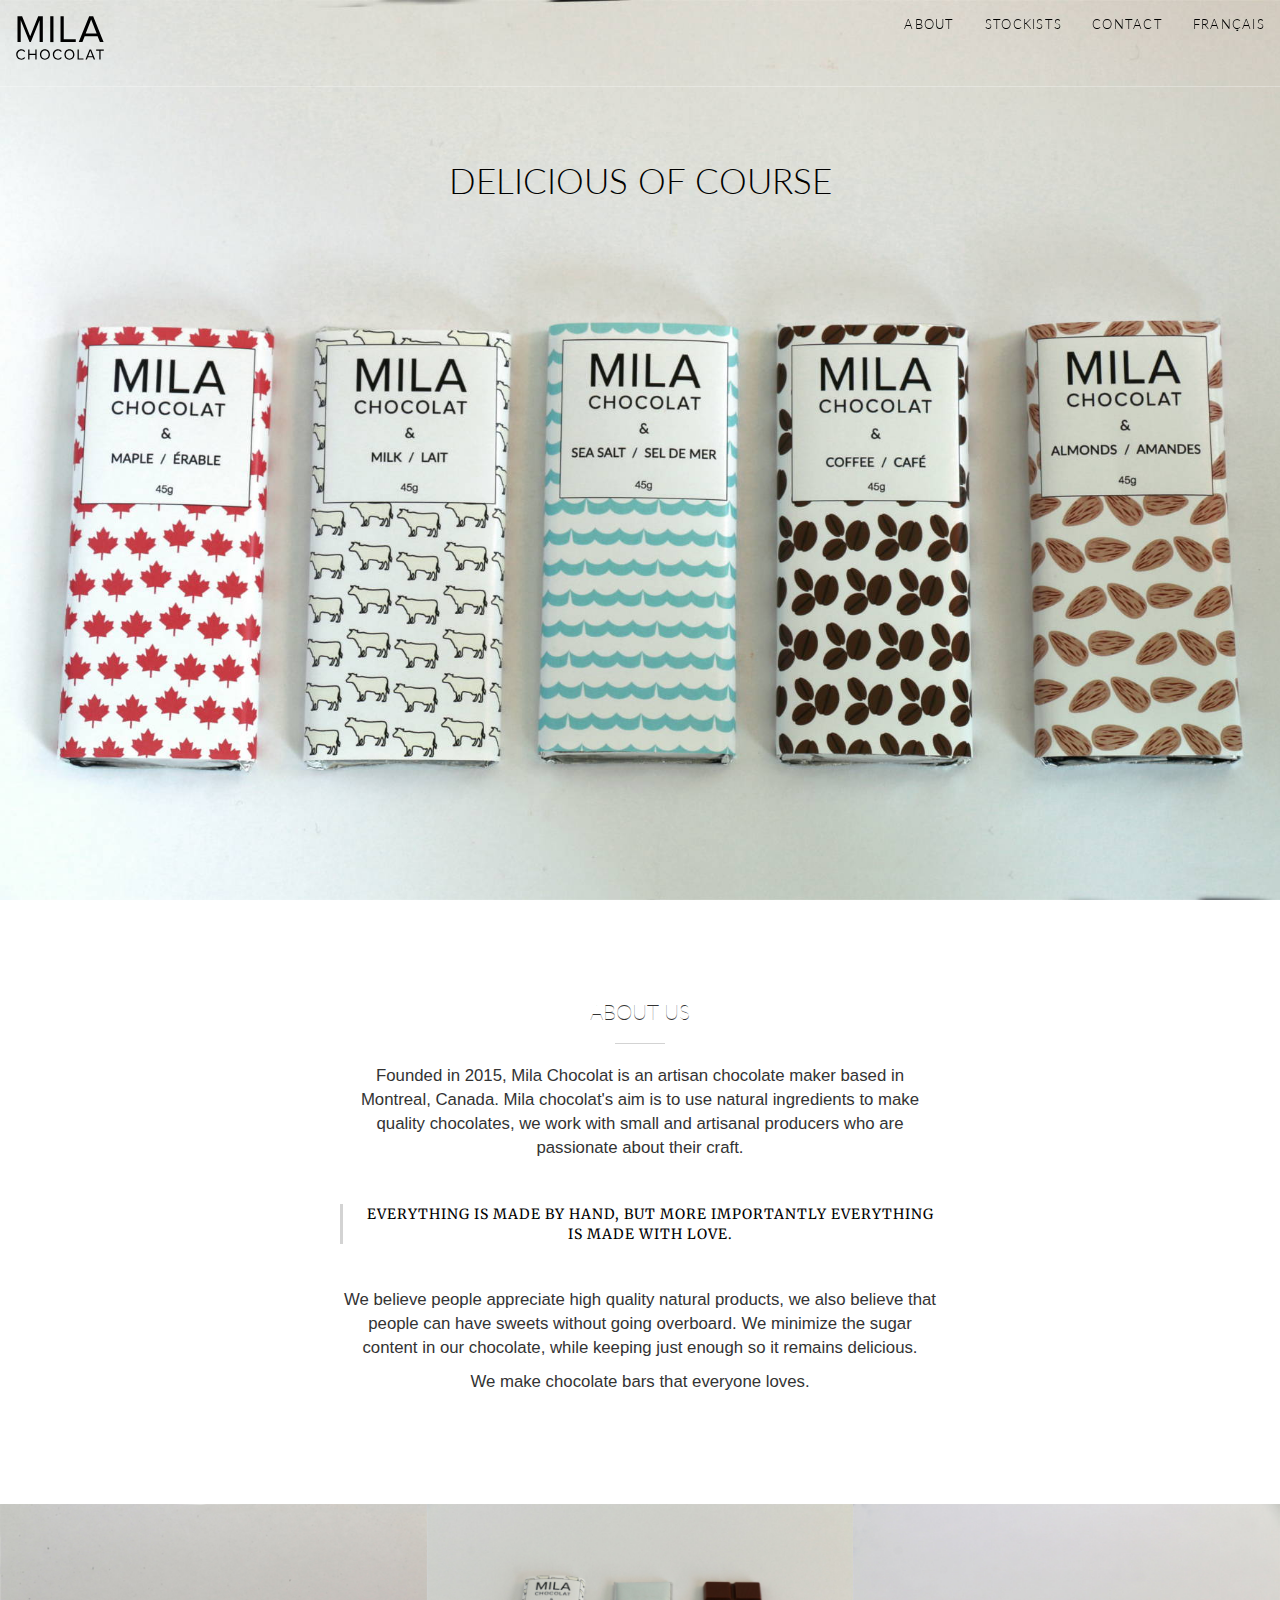
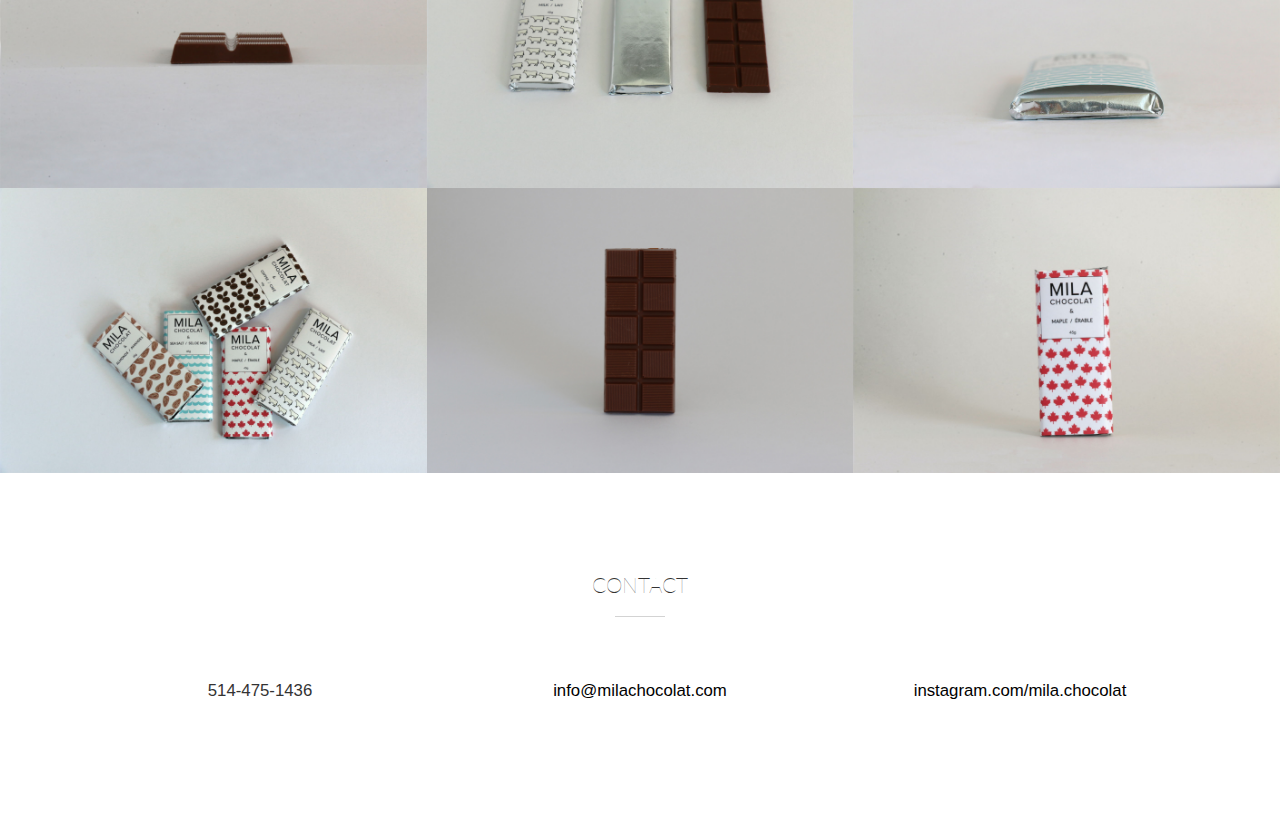
<file: index.html>
<!DOCTYPE html>
<html lang="en">

<head>

    <meta charset="utf-8">
    <meta http-equiv="X-UA-Compatible" content="IE=edge">
    <meta name="viewport" content="width=device-width, initial-scale=1">


<meta name="description" content="Mila Chocolat handmade Canadian chocolate bars. Made with love in Montreal.">
<meta rel="author" content="Mila Chocolat">
<meta name="publisher" content="Mila Chocolat">

    <link rel="icon"
      type="image/png"
      href="myicon.png">



    <title>Mila Chocolat</title>

    <!-- Bootstrap Core CSS -->
    <link rel="stylesheet" href="css/bootstrap.min.css" type="text/css">

    <!-- Custom Fonts -->
    <link href='http://fonts.googleapis.com/css?family=Open+Sans:300italic,400italic,600italic,700italic,800italic,400,300,600,700,800' rel='stylesheet' type='text/css'>
    <link href='http://fonts.googleapis.com/css?family=Merriweather:400,300,300italic,400italic,700,700italic,900,900italic' rel='stylesheet' type='text/css'>
    <link rel="stylesheet" href="font-awesome/css/font-awesome.min.css" type="text/css">

    <link href='http://fonts.googleapis.com/css?family=Lato:300,400|PT+Sans' rel='stylesheet' type='text/css'>


    <!-- Plugin CSS -->
    <link rel="stylesheet" href="css/animate.min.css" type="text/css">

    <!-- Custom CSS -->
    <link rel="stylesheet" href="css/creative.css" type="text/css">

    <!-- HTML5 Shim and Respond.js IE8 support of HTML5 elements and media queries -->
    <!-- WARNING: Respond.js doesn't work if you view the page via file:// -->
    <!--[if lt IE 9]>
        <script src="https://oss.maxcdn.com/libs/html5shiv/3.7.0/html5shiv.js"></script>
        <script src="https://oss.maxcdn.com/libs/respond.js/1.4.2/respond.min.js"></script>
    <![endif]-->

</head>

<body id="page-top">

    <nav id="mainNav" class="navbar navbar-default navbar-fixed-top">
        <div class="container-fluid">
            <!-- Brand and toggle get grouped for better mobile display -->
            <div class="navbar-header">
                                <a class="navbar-brand page-scroll" href="#page-top"><img src="MILA.svg" id="Logo-Mila" alt="Mila Chocolat's Logo"></a>

                <button type="button" class="navbar-toggle collapsed" data-toggle="collapse" data-target="#bs-example-navbar-collapse-1">
                    <span class="sr-only">Toggle navigation</span>
                    <span class="icon-bar"></span>
                    <span class="icon-bar"></span>
                    <span class="icon-bar"></span>
                </button>
            </div>

            <!-- Collect the nav links, forms, and other content for toggling -->
            <div class="collapse navbar-collapse" id="bs-example-navbar-collapse-1">
                <ul class="nav navbar-nav navbar-right">
                    <li>
                        <a class="page-scroll" href="#about">About</a>
                    </li>
                    <!--
                    <li>
                        <a class="page-scroll" href="./coming.html">SHOP</a>
                    </li>
                  -->

                    <li>
                        <a class="page-scroll" href="stockists.html">STOCKISTS</a>
                    </li>
                    <li>
                        <a class="page-scroll" href="#contact">Contact</a>
                    </li>
                                        <li>
                        <a class="page-scroll" href="index2.html">FRANÇAIS</a>
                    </li>
                </ul>
            </div>
            <!-- /.navbar-collapse -->
        </div>
        <!-- /.container-fluid -->
    </nav>

    <header>
        <div class="header-content">
            <div class="header-content-inner">
              <h1>DELICIOUS OF COURSE</h1>
            </div>
        </div>
    </header>

    <section id="about">
        <div class="container">
            <div class="row">
                <div class="col-lg-12 text-center">
                    <h2 class="section-heading">ABOUT US</h2>
                    <hr class="primary">
                </div>
            </div>
        </div>
        <div class="container">
            <div class="row">
                <div class=" text-center">
                    <div class="text-about">
  <div>
    <p> Founded in 2015, Mila Chocolat is an artisan chocolate maker based in Montreal, Canada. Mila chocolat's aim is to use natural ingredients to make quality chocolates, we work with small and artisanal producers who are passionate about their craft.</p>


 <p>
<br>
<div class="dropquote"> EVERYTHING IS MADE BY HAND, BUT MORE IMPORTANTLY EVERYTHING IS MADE WITH LOVE.
</div>
</div>
<br>
<div>
  <p>We believe people appreciate high quality natural products, we also believe that people can have sweets without going overboard. We minimize the sugar content in our chocolate, while keeping just enough so it remains delicious.
</p>
 <p>
We make chocolate bars that everyone loves.<p>
</div>
</div>
    </section>

    <section class="no-padding" id="portfolio">
        <div class="container-fluid">
            <div class="row no-gutter">
                <div class="col-lg-4 col-sm-6">
                        <img src="img/portfolio/1.jpg" class="img-responsive" alt="">

                </div>
                <div class="col-lg-4 col-sm-6">
                        <img src="img/portfolio/2.jpg" class="img-responsive" alt="">

                </div>
                <div class="col-lg-4 col-sm-6">
                        <img src="img/portfolio/3.jpg" class="img-responsive" alt="">

                </div>
                <div class="col-lg-4 col-sm-6">
                        <img src="img/portfolio/4.jpg" class="img-responsive" alt="">

                </div>
                <div class="col-lg-4 col-sm-6">
                        <img src="img/portfolio/5.jpg" class="img-responsive" alt="">

                </div>
                <div class="col-lg-4 col-sm-6">
                        <img src="img/portfolio/6.jpg" class="img-responsive" alt="">

                </div>
            </div>
        </div>
    </section>


    <section id="contact">
        <div class="container">
            <div class="row">
                    <div class="col-lg-12 text-center">
                        <h2 class="section-heading">CONTACT</h2>
                        <hr class="primary">
                </div>

                </div>
                <div class="col-lg-4  text-center">
                    <i class="fa fa-phone fa-3x wow bounceIn"></i>
                    <p>514-475-1436</p>
                </div>
                <div class="col-lg-4 text-center">
                    <i class="fa fa-envelope-o fa-3x wow bounceIn" data-wow-delay=".1s"></i>
                    <p><a href="mailto:info@milachocolat.com">info@milachocolat.com</a></p>
                </div>
                                <div class="col-lg-4 text-center">
                  <a href="http://www.instagram.com/mila.chocolat">  <i class=" fa fa-instagram  fa-3x wow bounceIn" data-wow-delay=".1s"></i></a> <p><a href="http://www.instagram.com/mila.chocolat">instagram.com/mila.chocolat

</a> </p>


                </div>
            </div>
        </div>
    </section>

    <!-- jQuery -->
    <script src="js/jquery.js"></script>

    <!-- Bootstrap Core JavaScript -->
    <script src="js/bootstrap.min.js"></script>

    <!-- Plugin JavaScript -->
    <script src="js/jquery.easing.min.js"></script>
    <script src="js/jquery.fittext.js"></script>
    <script src="js/wow.min.js"></script>

    <!-- Custom Theme JavaScript -->
    <script src="js/creative.js"></script>
    <script>
      (function(i,s,o,g,r,a,m){i['GoogleAnalyticsObject']=r;i[r]=i[r]||function(){
      (i[r].q=i[r].q||[]).push(arguments)},i[r].l=1*new Date();a=s.createElement(o),
      m=s.getElementsByTagName(o)[0];a.async=1;a.src=g;m.parentNode.insertBefore(a,m)
      })(window,document,'script','https://www.google-analytics.com/analytics.js','ga');

      ga('create', 'UA-62232453-3', 'auto');
      ga('send', 'pageview');

    </script>
</body>

</html>
</file>
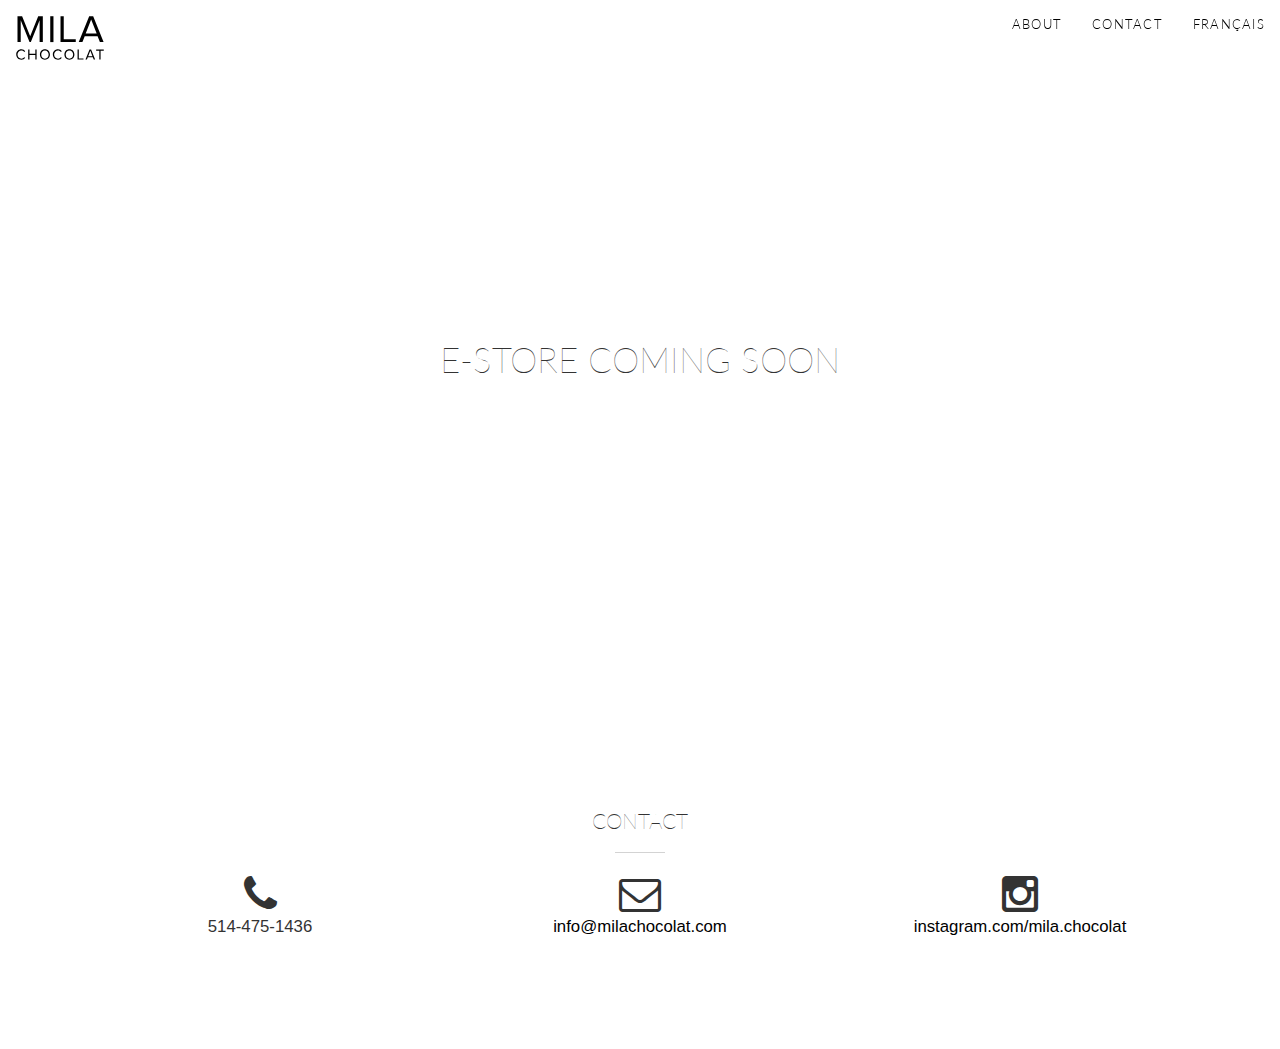
<file: coming.html>
<!DOCTYPE html>
<html lang="en">

<head>

    <meta charset="utf-8">
    <meta http-equiv="X-UA-Compatible" content="IE=edge">
    <meta name="viewport" content="width=device-width, initial-scale=1">
<meta name="description" content="Mila Chocolat handmade Canadian chocolate bars. Made with love in Montreal.">
<meta rel="author" content="Mila Chocolat">
<meta name="publisher" content="Mila Chocolat">

    <link rel="icon"
      type="image/png"
      href="myicon.png">



    <title>-COMING SOON - Mila Chocolat</title>

    <!-- Bootstrap Core CSS -->
    <link rel="stylesheet" href="css/bootstrap.min.css" type="text/css">

    <!-- Custom Fonts -->
    <link href='http://fonts.googleapis.com/css?family=Open+Sans:300italic,400italic,600italic,700italic,800italic,400,300,600,700,800' rel='stylesheet' type='text/css'>
    <link href='http://fonts.googleapis.com/css?family=Merriweather:400,300,300italic,400italic,700,700italic,900,900italic' rel='stylesheet' type='text/css'>
    <link rel="stylesheet" href="font-awesome/css/font-awesome.min.css" type="text/css">

    <link href='http://fonts.googleapis.com/css?family=Lato:300,400|PT+Sans' rel='stylesheet' type='text/css'>


    <!-- Plugin CSS -->
    <link rel="stylesheet" href="css/animate.min.css" type="text/css">

    <!-- Custom CSS -->
    <link rel="stylesheet" href="css/creative.css" type="text/css">

    <!-- HTML5 Shim and Respond.js IE8 support of HTML5 elements and media queries -->
    <!-- WARNING: Respond.js doesn't work if you view the page via file:// -->
    <!--[if lt IE 9]>
        <script src="https://oss.maxcdn.com/libs/html5shiv/3.7.0/html5shiv.js"></script>
        <script src="https://oss.maxcdn.com/libs/respond.js/1.4.2/respond.min.js"></script>
    <![endif]-->

</head>

<body id="page-top">

    <nav id="mainNav" class="navbar navbar-default navbar-fixed-top">
        <div class="container-fluid">
            <!-- Brand and toggle get grouped for better mobile display -->
            <div class="navbar-header">
                                <a class="navbar-brand page-scroll" href="./index.html"><img src="MILA.svg" id="Logo-Mila" alt="Mila Chocolat's Logo"></a>

                <button type="button" class="navbar-toggle collapsed" data-toggle="collapse" data-target="#bs-example-navbar-collapse-1">
                    <span class="sr-only">Toggle navigation</span>
                    <span class="icon-bar"></span>
                    <span class="icon-bar"></span>
                    <span class="icon-bar"></span>
                </button>
            </div>

            <!-- Collect the nav links, forms, and other content for toggling -->
            <div class="collapse navbar-collapse" id="bs-example-navbar-collapse-1">
                <ul class="nav navbar-nav navbar-right">
                    <li>
                        <a class="page-scroll" href="index.html">About</a>
                    </li>
                    <!--
                    <li>
                        <a class="page-scroll" href="#">SHOP</a>
                    </li>
                    <li>
                        <a class="page-scroll" href="#">STOCKISTS</a>
                    </li>
                  -->
                    <li>
                        <a class="page-scroll" href="#contact">Contact</a>
                    </li>
                                        <li>
                        <a class="page-scroll" href="./coming2.html">FRANÇAIS</a>
                    </li>
                </ul>
            </div>
            <!-- /.navbar-collapse -->
        </div>
        <!-- /.container-fluid -->
    </nav>


    <section class="no-padding" id="portfolio">
        <div class="container-fluid">
                        <div class="row no-gutter">

                            <h1 class="coming">E-STORE COMING SOON</h1>

            </div>



        </div>
    </section>
    <section id="contact">
        <div class="container">
            <div class="row">
                    <div class="col-lg-12 text-center">
                        <h2 class="section-heading">CONTACT</h2>
                        <hr class="primary">
                </div>

                </div>
                <div class="col-lg-4 text-center">
                    <i class="fa fa-phone fa-3x wow bounceIn"></i>
                    <p>514-475-1436</p>
                </div>
                <div class="col-lg-4 text-center">
                    <i class="fa fa-envelope-o fa-3x wow bounceIn" data-wow-delay=".1s"></i>
                    <p><a href="mailto:info@milachocolat.com">info@milachocolat.com</a></p>
                </div>
                                                <div class="col-lg-4 text-center">
                    <i class=" fa fa-instagram  fa-3x wow bounceIn" data-wow-delay=".1s"></i> <p><a href="http://www.instagram.com/mila.chocolat">instagram.com/mila.chocolat

</a> </p>


                </div>
            </div>
        </div>
    </section>

    <!-- jQuery -->
    <script src="js/jquery.js"></script>

    <!-- Bootstrap Core JavaScript -->
    <script src="js/bootstrap.min.js"></script>

    <!-- Plugin JavaScript -->
    <script src="js/jquery.easing.min.js"></script>
    <script src="js/jquery.fittext.js"></script>
    <script src="js/wow.min.js"></script>

    <!-- Custom Theme JavaScript -->
    <script src="js/creative.js"></script>

</body>

</html>
</file>
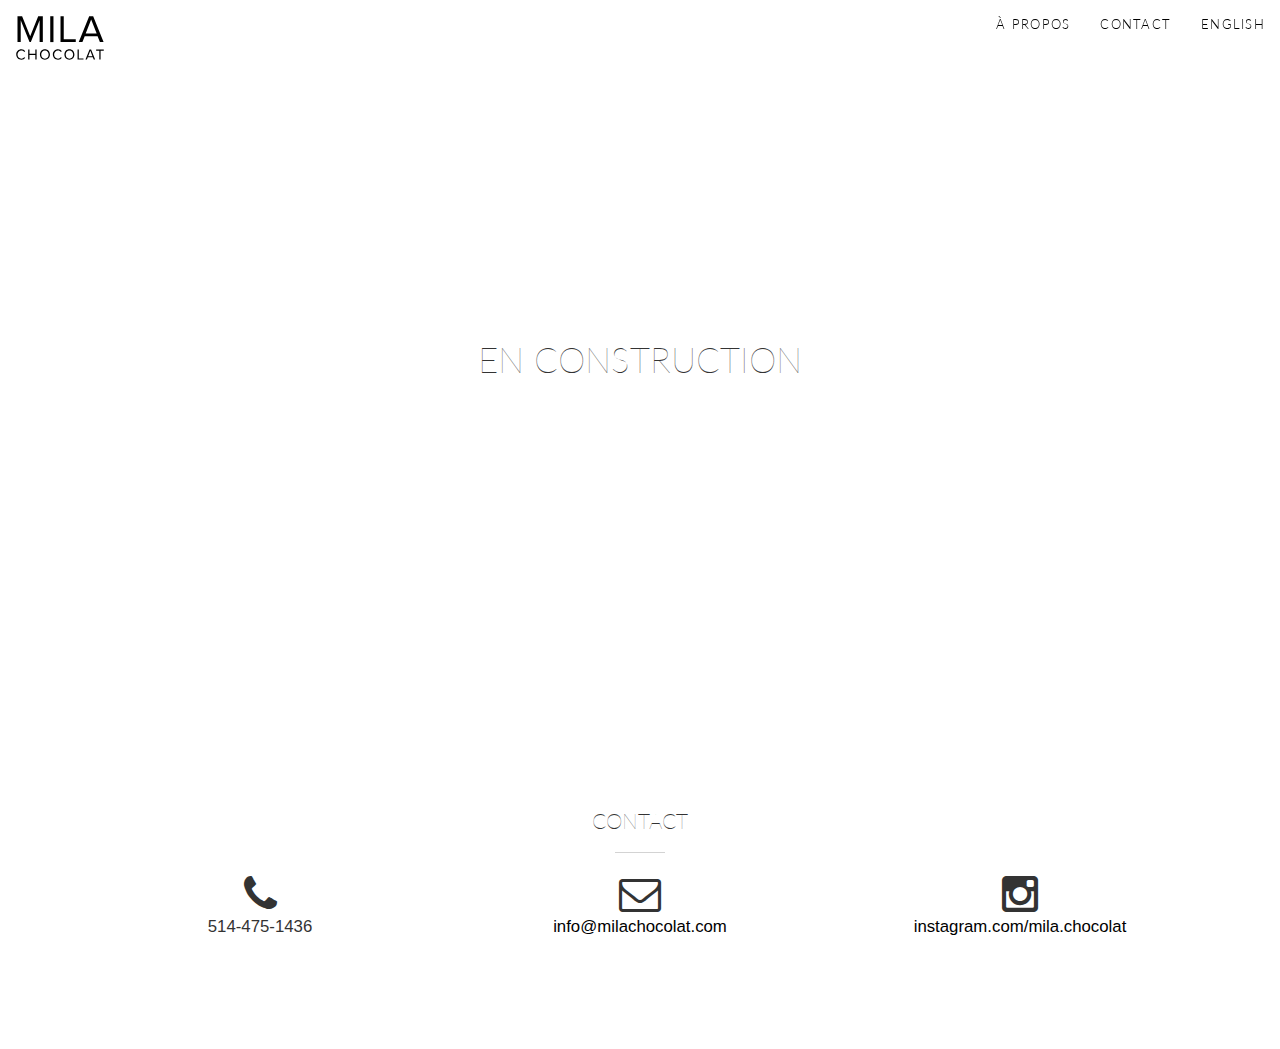
<file: coming2.html>
<!DOCTYPE html>
<html lang="fr">

<head>

    <meta charset="utf-8">
    <meta http-equiv="X-UA-Compatible" content="IE=edge">
    <meta name="viewport" content="width=device-width, initial-scale=1">
<meta name="description" content="Mila Chocolat, Tablette de chocolat Canadienne fait à la main. Fait avec amour à Montréal.">
<meta rel="author" content="Mila Chocolat">
<meta name="publisher" content="Mila Chocolat">

    <link rel="icon"
      type="image/png"
      href="myicon.png">



    <title>-ESTORE À VENIR - Mila Chocolat</title>

    <!-- Bootstrap Core CSS -->
    <link rel="stylesheet" href="css/bootstrap.min.css" type="text/css">

    <!-- Custom Fonts -->
    <link href='http://fonts.googleapis.com/css?family=Open+Sans:300italic,400italic,600italic,700italic,800italic,400,300,600,700,800' rel='stylesheet' type='text/css'>
    <link href='http://fonts.googleapis.com/css?family=Merriweather:400,300,300italic,400italic,700,700italic,900,900italic' rel='stylesheet' type='text/css'>
    <link rel="stylesheet" href="font-awesome/css/font-awesome.min.css" type="text/css">

    <link href='http://fonts.googleapis.com/css?family=Lato:300,400|PT+Sans' rel='stylesheet' type='text/css'>


    <!-- Plugin CSS -->
    <link rel="stylesheet" href="css/animate.min.css" type="text/css">

    <!-- Custom CSS -->
    <link rel="stylesheet" href="css/creative.css" type="text/css">

    <!-- HTML5 Shim and Respond.js IE8 support of HTML5 elements and media queries -->
    <!-- WARNING: Respond.js doesn't work if you view the page via file:// -->
    <!--[if lt IE 9]>
        <script src="https://oss.maxcdn.com/libs/html5shiv/3.7.0/html5shiv.js"></script>
        <script src="https://oss.maxcdn.com/libs/respond.js/1.4.2/respond.min.js"></script>
    <![endif]-->

</head>

<body id="page-top">

    <nav id="mainNav" class="navbar navbar-default navbar-fixed-top">
        <div class="container-fluid">
            <!-- Brand and toggle get grouped for better mobile display -->
            <div class="navbar-header">
                                <a class="navbar-brand page-scroll" href="#page-top"><img src="MILA.svg" id="Logo-Mila" alt="Mila Chocolat's Logo"></a>

                <button type="button" class="navbar-toggle collapsed" data-toggle="collapse" data-target="#bs-example-navbar-collapse-1">
                    <span class="sr-only">Toggle navigation</span>
                    <span class="icon-bar"></span>
                    <span class="icon-bar"></span>
                    <span class="icon-bar"></span>
                </button>
            </div>

            <!-- Collect the nav links, forms, and other content for toggling -->
          <div class="collapse navbar-collapse" id="bs-example-navbar-collapse-1">
                <ul class="nav navbar-nav navbar-right">
                    <li>
                        <a class="page-scroll" href="index2.html">À PROPOS</a>
                    </li>
                    <!--
                    <li>
                        <a class="page-scroll" href="#">SHOP</a>
                    </li>
                    <li>
                        <a class="page-scroll" href="#">DISTRIBUTEURS</a>
                    </li>
                  -->
                    <li>
                        <a class="page-scroll" href="#contact">Contact</a>
                    </li>
                                        <li>
                        <a class="page-scroll" href="./coming.html">ENGLISH</a>
                    </li>
                </ul>
            </div>
            <!-- /.navbar-collapse -->
        </div>
        <!-- /.container-fluid -->
    </nav>


    <section class="no-padding" id="portfolio">
        <div class="container-fluid">
                        <div class="row no-gutter">

                            <h1 class="coming">EN CONSTRUCTION</h1>

            </div>



        </div>
    </section>
    <section id="contact">
        <div class="container">
            <div class="row">
                    <div class="col-lg-12 text-center">
                        <h2 class="section-heading">CONTACT</h2>
                        <hr class="primary">
                </div>

                </div>
                <div class="col-lg-4 text-center">
                    <i class="fa fa-phone fa-3x wow bounceIn"></i>
                    <p>514-475-1436</p>
                </div>
                <div class="col-lg-4 text-center">
                    <i class="fa fa-envelope-o fa-3x wow bounceIn" data-wow-delay=".1s"></i>
                    <p><a href="mailto:info@milachocolat.com">info@milachocolat.com</a></p>
                </div>
                    <div class="col-lg-4 text-center">
                    <i class=" fa fa-instagram  fa-3x wow bounceIn" data-wow-delay=".1s"></i> <p><a href="http://www.instagram.com/mila.chocolat">instagram.com/mila.chocolat </a> </p></div>
            </div>
        </div>
    </section>

    <!-- jQuery -->
    <script src="js/jquery.js"></script>

    <!-- Bootstrap Core JavaScript -->
    <script src="js/bootstrap.min.js"></script>

    <!-- Plugin JavaScript -->
    <script src="js/jquery.easing.min.js"></script>
    <script src="js/jquery.fittext.js"></script>
    <script src="js/wow.min.js"></script>

    <!-- Custom Theme JavaScript -->
    <script src="js/creative.js"></script>

</body>

</html>
</file>
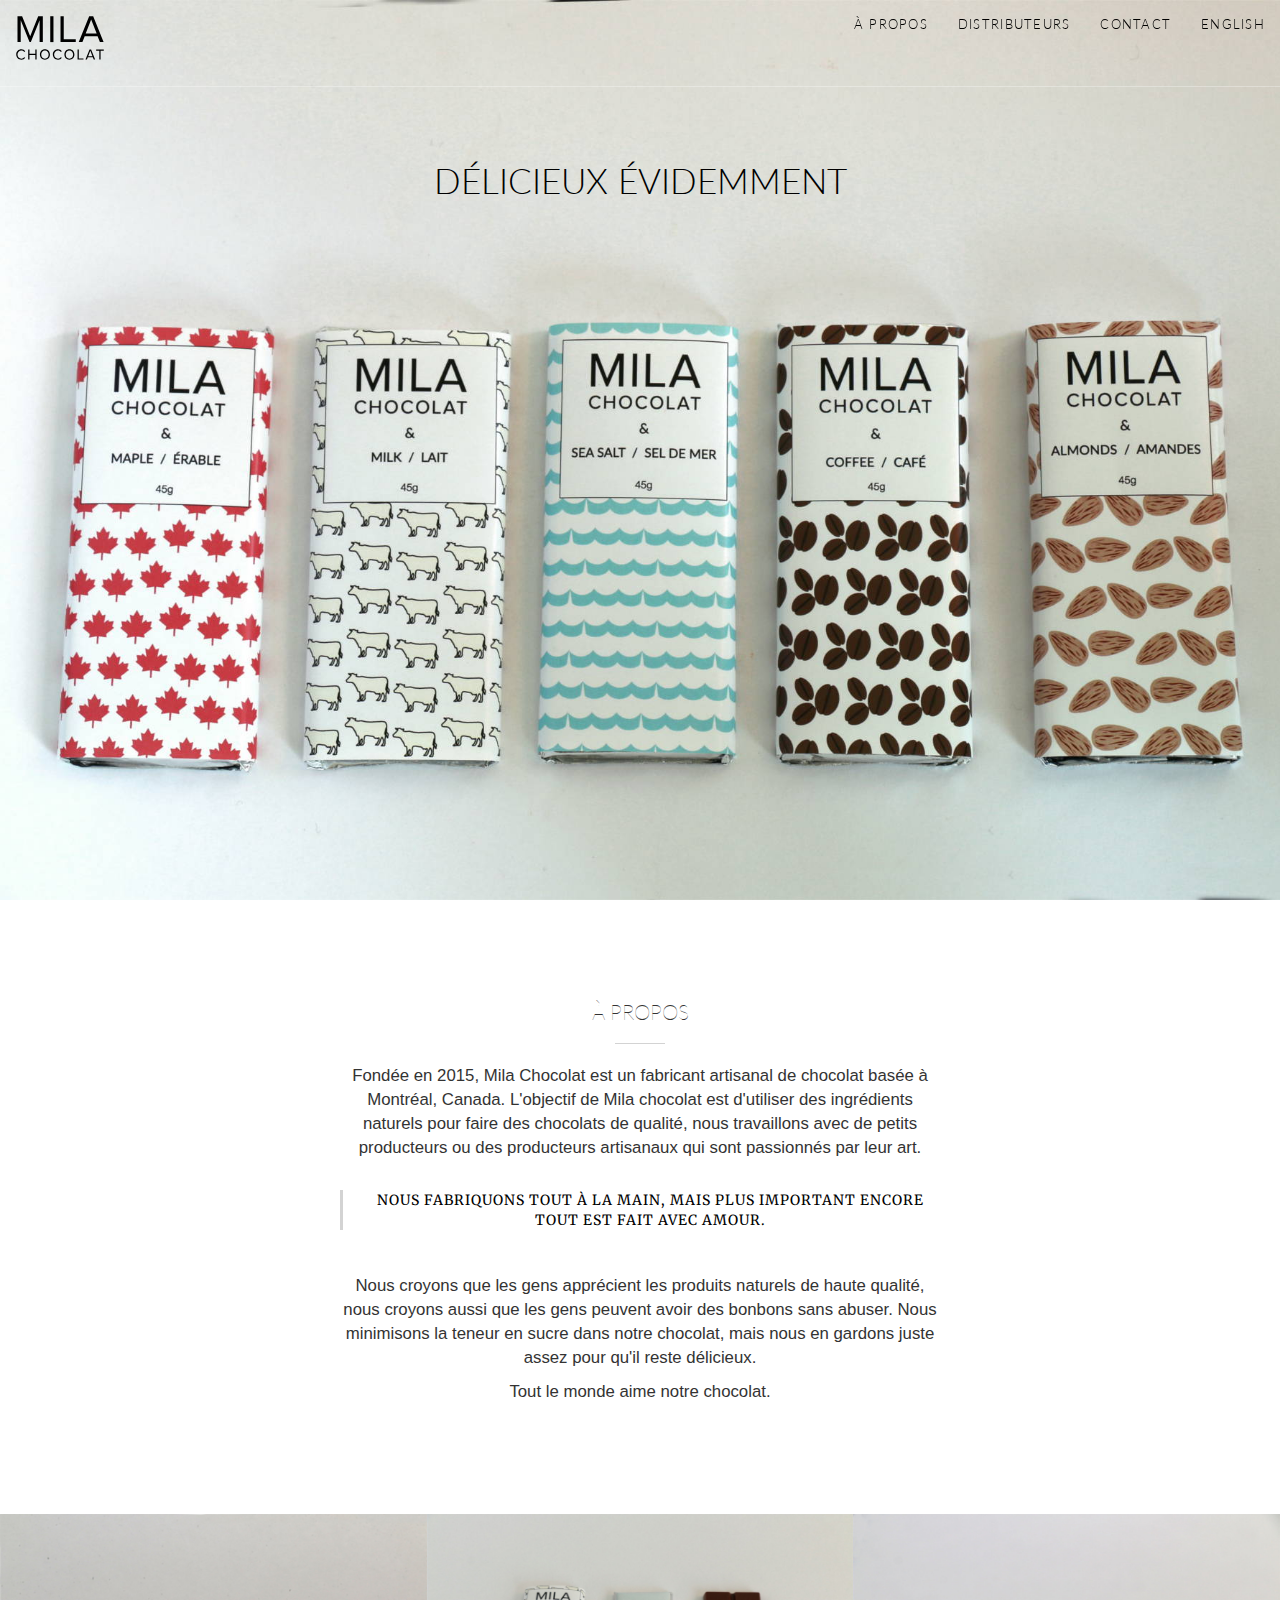
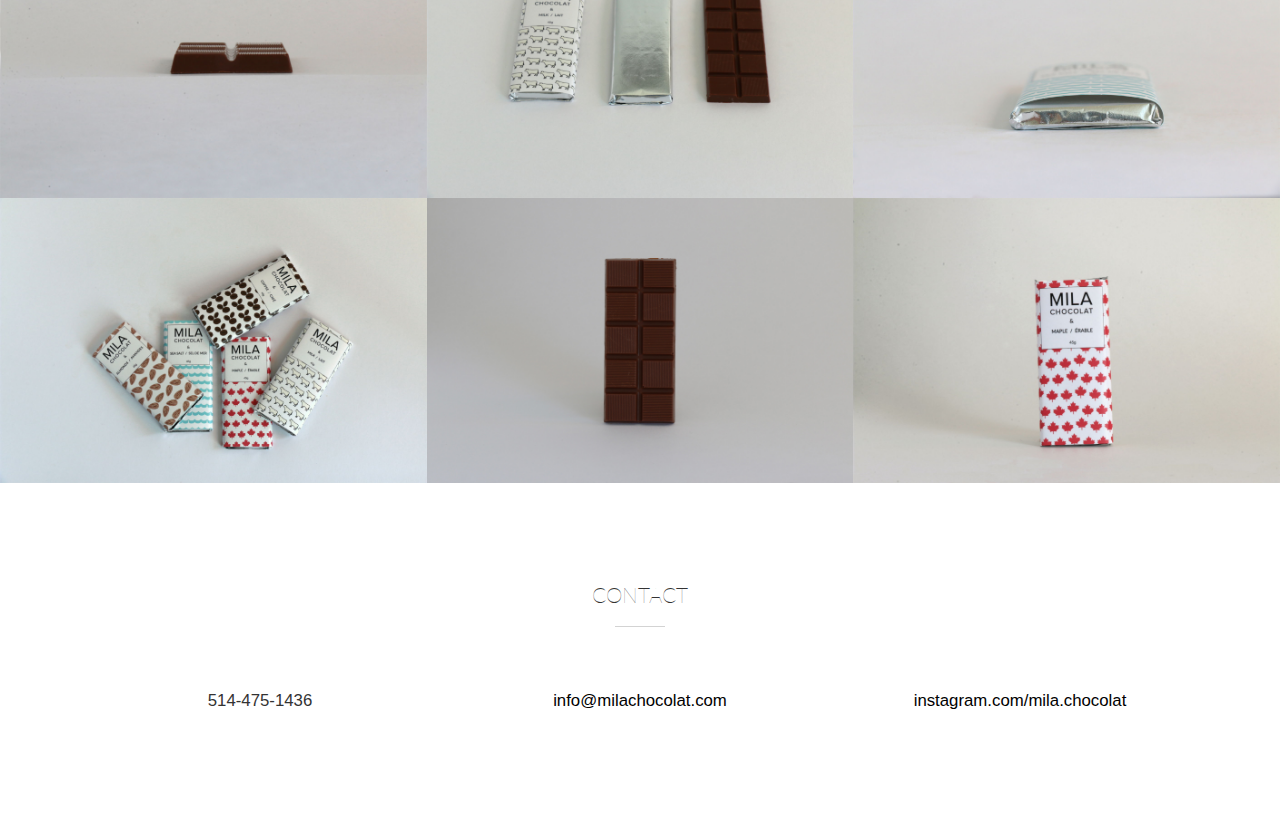
<file: index2.html>
<!DOCTYPE html>
<html lang="fr">

<head>

    <meta charset="utf-8">
    <meta http-equiv="X-UA-Compatible" content="IE=edge">
    <meta name="viewport" content="width=device-width, initial-scale=1">
<meta name="description" content="Mila Chocolat, Tablette de chocolat Canadienne fait à la main. Fait avec amour à Montréal.">
<meta rel="author" content="Mila Chocolat">
<meta name="publisher" content="Mila Chocolat">


    <link rel="icon"
      type="image/png"
      href="myicon.png">



    <title>MILA CHOCOLAT</title>

    <!-- Bootstrap Core CSS -->
    <link rel="stylesheet" href="css/bootstrap.min.css" type="text/css">

    <!-- Custom Fonts -->
    <link href='http://fonts.googleapis.com/css?family=Open+Sans:300italic,400italic,600italic,700italic,800italic,400,300,600,700,800' rel='stylesheet' type='text/css'>
    <link href='http://fonts.googleapis.com/css?family=Merriweather:400,300,300italic,400italic,700,700italic,900,900italic' rel='stylesheet' type='text/css'>
    <link rel="stylesheet" href="font-awesome/css/font-awesome.min.css" type="text/css">

    <link href='http://fonts.googleapis.com/css?family=Lato:300,400|PT+Sans' rel='stylesheet' type='text/css'>


    <!-- Plugin CSS -->
    <link rel="stylesheet" href="css/animate.min.css" type="text/css">

    <!-- Custom CSS -->
    <link rel="stylesheet" href="css/creative.css" type="text/css">

    <!-- HTML5 Shim and Respond.js IE8 support of HTML5 elements and media queries -->
    <!-- WARNING: Respond.js doesn't work if you view the page via file:// -->
    <!--[if lt IE 9]>
        <script src="https://oss.maxcdn.com/libs/html5shiv/3.7.0/html5shiv.js"></script>
        <script src="https://oss.maxcdn.com/libs/respond.js/1.4.2/respond.min.js"></script>
    <![endif]-->

</head>

<body id="page-top">

    <nav id="mainNav" class="navbar navbar-default navbar-fixed-top">
        <div class="container-fluid">
            <!-- Brand and toggle get grouped for better mobile display -->
            <div class="navbar-header">
                                <a class="navbar-brand page-scroll" href="#page-top"><img src="MILA.svg" id="Logo-Mila" alt="Mila Chocolat's Logo"></a>

                <button type="button" class="navbar-toggle collapsed" data-toggle="collapse" data-target="#bs-example-navbar-collapse-1">
                    <span class="sr-only">Toggle navigation</span>
                    <span class="icon-bar"></span>
                    <span class="icon-bar"></span>
                    <span class="icon-bar"></span>
                </button>
            </div>

            <!-- Collect the nav links, forms, and other content for toggling -->
            <div class="collapse navbar-collapse" id="bs-example-navbar-collapse-1">
                <ul class="nav navbar-nav navbar-right">
                    <li>
                        <a class="page-scroll" href="#about">À PROPOS</a>
                    </li>
                    <!--
                    <li>
                        <a class="page-scroll" href="./coming2.html">SHOP</a>
                    </li>
                  -->
                    <li>
                        <a class="page-scroll" href="stockists2.html">DISTRIBUTEURS</a>
                    </li>

                    <li>
                        <a class="page-scroll" href="#contact">Contact</a>
                    </li>
                                        <li>
                        <a class="page-scroll" href="./index.html">ENGLISH</a>
                    </li>
                </ul>
            </div>
            <!-- /.navbar-collapse -->
        </div>
        <!-- /.container-fluid -->
    </nav>

    <header>
        <div class="header-content">
            <div class="header-content-inner">
                <h1>DÉLICIEUX ÉVIDEMMENT</h1>
            </div>
        </div>
    </header>

    <section id="about">
        <div class="container">
            <div class="row">
                <div class="col-lg-12 text-center">
                    <h2 class="section-heading">À PROPOS</h2>
                    <hr class="primary">
                </div>
            </div>
        </div>
        <div class="container">
            <div class="row">
                <div class=" text-center">
                    <div class="text-about">








  <div>

 <p>Fondée en 2015, Mila Chocolat est un fabricant artisanal de chocolat basée à Montréal, Canada. L'objectif de Mila chocolat est d'utiliser des ingrédients naturels pour faire des chocolats de qualité, nous travaillons avec de petits producteurs ou des producteurs artisanaux qui sont passionnés par leur art.
 </p>
<br>
<div class="dropquote"> NOUS FABRIQUONS TOUT À LA MAIN, MAIS PLUS IMPORTANT ENCORE TOUT EST FAIT AVEC AMOUR.

</div>
</div>
<br>
<div>
  <p>
Nous croyons que les gens apprécient les produits naturels de haute qualité, nous croyons aussi que les gens peuvent avoir des bonbons sans abuser. Nous minimisons la teneur en sucre dans notre chocolat, mais nous en gardons juste assez pour qu'il reste délicieux.</p>
 <p>
Tout le monde aime notre chocolat.
</p>
</div>
</div>

    </section>

    <section class="no-padding" id="portfolio">
        <div class="container-fluid">
            <div class="row no-gutter">
                <div class="col-lg-4 col-sm-6">
                        <img src="img/portfolio/1.jpg" class="img-responsive" alt="">

                </div>
                <div class="col-lg-4 col-sm-6">
                        <img src="img/portfolio/2.jpg" class="img-responsive" alt="">

                </div>
                <div class="col-lg-4 col-sm-6">
                        <img src="img/portfolio/3.jpg" class="img-responsive" alt="">

                </div>
                <div class="col-lg-4 col-sm-6">
                        <img src="img/portfolio/4.jpg" class="img-responsive" alt="">

                </div>
                <div class="col-lg-4 col-sm-6">
                        <img src="img/portfolio/5.jpg" class="img-responsive" alt="">

                </div>
                <div class="col-lg-4 col-sm-6">
                        <img src="img/portfolio/6.jpg" class="img-responsive" alt="">

                </div>
            </div>
        </div>
    </section>


    <section id="contact">
        <div class="container">
            <div class="row">
                    <div class="col-lg-12 text-center">
                        <h2 class="section-heading">CONTACT</h2>
                        <hr class="primary">
                </div>

                </div>
                <div class="col-lg-4 text-center">
                    <i class="fa fa-phone fa-3x wow bounceIn"></i>
                    <p>514-475-1436</p>
                </div>
                <div class="col-lg-4 text-center">
                    <i class="fa fa-envelope-o fa-3x wow bounceIn" data-wow-delay=".1s"></i>
                    <p><a href="mailto:info@milachocolat.com">info@milachocolat.com</a></p>
                </div>
                                                <div class="col-lg-4 text-center">
                <a href="http://www.instagram.com/mila.chocolat">    <i class=" fa fa-instagram  fa-3x wow bounceIn" data-wow-delay=".1s"></i></a> <p><a href="http://www.instagram.com/mila.chocolat">instagram.com/mila.chocolat</a> </p>


                </div>
            </div>
        </div>
    </section>

    <!-- jQuery -->
    <script src="js/jquery.js"></script>

    <!-- Bootstrap Core JavaScript -->
    <script src="js/bootstrap.min.js"></script>

    <!-- Plugin JavaScript -->
    <script src="js/jquery.easing.min.js"></script>
    <script src="js/jquery.fittext.js"></script>
    <script src="js/wow.min.js"></script>

    <!-- Custom Theme JavaScript -->
    <script src="js/creative.js"></script>
    <script>
      (function(i,s,o,g,r,a,m){i['GoogleAnalyticsObject']=r;i[r]=i[r]||function(){
      (i[r].q=i[r].q||[]).push(arguments)},i[r].l=1*new Date();a=s.createElement(o),
      m=s.getElementsByTagName(o)[0];a.async=1;a.src=g;m.parentNode.insertBefore(a,m)
      })(window,document,'script','https://www.google-analytics.com/analytics.js','ga');

      ga('create', 'UA-62232453-3', 'auto');
      ga('send', 'pageview');

    </script>
</body>

</html>
</file>
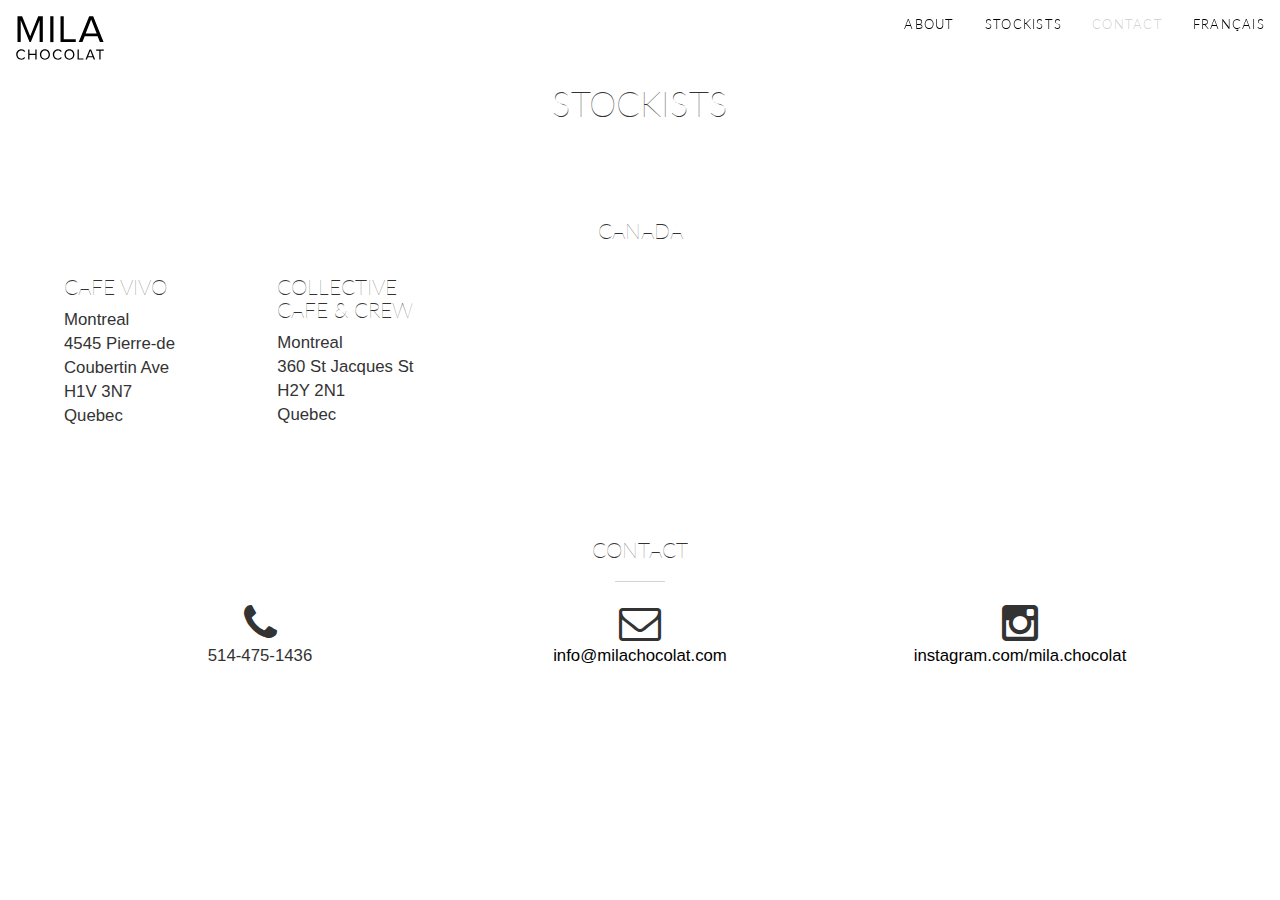
<file: stockists.html>
<!DOCTYPE html>
<html lang="en">

<head>

    <meta charset="utf-8">
    <meta http-equiv="X-UA-Compatible" content="IE=edge">
    <meta name="viewport" content="width=device-width, initial-scale=1">
<meta name="description" content="Mila Chocolat handmade Canadian chocolate bars. Made with love in Montreal.">
<meta rel="author" content="Mila Chocolat">
<meta name="publisher" content="Mila Chocolat">

    <link rel="icon"
      type="image/png"
      href="myicon.png">



    <title>-Stockists - Mila Chocolat</title>

    <!-- Bootstrap Core CSS -->
    <link rel="stylesheet" href="css/bootstrap.min.css" type="text/css">

    <!-- Custom Fonts -->
    <link href='http://fonts.googleapis.com/css?family=Open+Sans:300italic,400italic,600italic,700italic,800italic,400,300,600,700,800' rel='stylesheet' type='text/css'>
    <link href='http://fonts.googleapis.com/css?family=Merriweather:400,300,300italic,400italic,700,700italic,900,900italic' rel='stylesheet' type='text/css'>
    <link rel="stylesheet" href="font-awesome/css/font-awesome.min.css" type="text/css">

    <link href='http://fonts.googleapis.com/css?family=Lato:300,400|PT+Sans' rel='stylesheet' type='text/css'>


    <!-- Plugin CSS -->
    <link rel="stylesheet" href="css/animate.min.css" type="text/css">

    <!-- Custom CSS -->
    <link rel="stylesheet" href="css/creative.css" type="text/css">

    <!-- HTML5 Shim and Respond.js IE8 support of HTML5 elements and media queries -->
    <!-- WARNING: Respond.js doesn't work if you view the page via file:// -->
    <!--[if lt IE 9]>
        <script src="https://oss.maxcdn.com/libs/html5shiv/3.7.0/html5shiv.js"></script>
        <script src="https://oss.maxcdn.com/libs/respond.js/1.4.2/respond.min.js"></script>
    <![endif]-->

</head>

<body id="page-top">

    <nav id="mainNav" class="navbar navbar-default navbar-fixed-top">
        <div class="container-fluid">
            <!-- Brand and toggle get grouped for better mobile display -->
            <div class="navbar-header">
                                <a class="navbar-brand page-scroll" href="#page-top"><img src="MILA.svg" id="Logo-Mila" alt="Mila Chocolat's Logo"></a>

                <button type="button" class="navbar-toggle collapsed" data-toggle="collapse" data-target="#bs-example-navbar-collapse-1">
                    <span class="sr-only">Toggle navigation</span>
                    <span class="icon-bar"></span>
                    <span class="icon-bar"></span>
                    <span class="icon-bar"></span>
                </button>
            </div>

            <!-- Collect the nav links, forms, and other content for toggling -->
            <div class="collapse navbar-collapse" id="bs-example-navbar-collapse-1">
                <ul class="nav navbar-nav navbar-right">
                    <li>
                        <a class="page-scroll" href="index.html">About</a>
                    </li>
                    <!--<li>
                        <a class="page-scroll" href="./shop.html">SHOP</a>
                    </li> -->
                    <li>
                        <a class="page-scroll" href="#">STOCKISTS</a>
                    </li>
                    <li>
                        <a class="page-scroll" href="#contact">Contact</a>
                    </li>
                                        <li>
                        <a class="page-scroll" href="./stockists2.html">FRANÇAIS</a>
                    </li>
                </ul>
            </div>
            <!-- /.navbar-collapse -->
        </div>
        <!-- /.container-fluid -->
    </nav>

    <section class="no-padding" id="portfolio">
        <div class="container-fluid">
                        <div class="row no-gutter">

                            <h1 class="stock">STOCKISTS</h1>

                            <h2 class="stock">CANADA</h2>

                                </div>
            <div class="row no-gutter">
                <div class="col-lg-2 col-sm-6" id="first-col">
<h4> Cafe Vivo</h4>
<p>Montreal<br>
  4545 Pierre-de Coubertin Ave<br>
    H1V 3N7<br>
    Quebec<br>
</p>                </div>
                <div class="col-lg-2 col-sm-6" id="first-col">
<h4>Collective Cafe & Crew </h4>
<p>Montreal<br>
  360 St Jacques St<br>
   H2Y 2N1<br>
    Quebec<br>
</p>
                        </div><!--
                <div class="col-lg-2 col-sm-6" id="first-col">
<h4>Your store</h4>
<p>Halifax<br>
    6166 Quinpool<br>
    B3L1A3<br>
    Nova Scotia<br>
</p>
                </div>
                <div class="col-lg-2 col-sm-6" id="first-col">
<h4>Your store</h4><p>Halifax<br>
    6166 Quinpool<br>
    B3L1A3<br>
    Nova Scotia<br>
</p>
                </div>
                <div class="col-lg-2 col-sm-6" id="first-col">
<h4>Your store</h4><p>Halifax<br>
    6166 Quinpool<br>
    B3L1A3<br>
    Nova Scotia<br>
</p>
                </div>
                <div class="col-lg-2 col-sm-6" id="first-col">
<h4>Your store</h4><p>Halifax<br>
    6166 Quinpool<br>
    B3L1A3<br>
    Nova Scotia<br>
</p>
                </div> -->
            </div>


<!--

<div class="row no-gutter">


                            <h2 class="stock">Montreal</h2>

    </div>

  <div class="row no-gutter">
                <div class="col-lg-2 col-sm-6" id="first-col">
<h4>Your store</h4>
<p>Halifax<br>
    6166 Quinpool<br>
    B3L1A3<br>
    Nova Scotia<br>
</p>                </div>
                <div class="col-lg-2 col-sm-6" id="first-col">
<h4>Your store</h4><p>Halifax<br>
    6166 Quinpool<br>
    B3L1A3<br>
    Nova Scotia<br>
</p>
                        </div>
                <div class="col-lg-2 col-sm-6" id="first-col">
<h4>Your store</h4><p>Halifax<br>
    6166 Quinpool<br>
    B3L1A3<br>
    Nova Scotia<br>
</p>
                </div>
                <div class="col-lg-2 col-sm-6" id="first-col">
<h4>Your store</h4><p>Halifax<br>
    6166 Quinpool<br>
    B3L1A3<br>
    Nova Scotia<br>
</p>
                </div>
                <div class="col-lg-2 col-sm-6" id="first-col">
<h4>Your store</h4><p>Halifax<br>
    6166 Quinpool<br>
    B3L1A3<br>
    Nova Scotia<br>
</p>
                </div>
                <div class="col-lg-2 col-sm-6" id="first-col">
<h4>Your store</h4><p>Halifax<br>
    6166 Quinpool<br>
    B3L1A3<br>
    Nova Scotia<br>
</p>
                </div>

            </div>
          -->




        </div>
    </section>

    <section id="contact">
        <div class="container">
            <div class="row">
                    <div class="col-lg-12 text-center">
                        <h2 class="section-heading">CONTACT</h2>
                        <hr class="primary">
                </div>

                </div>
                <div class="col-lg-4 text-center">
                    <i class="fa fa-phone fa-3x wow bounceIn"></i>
                    <p>514-475-1436</p>
                </div>
                <div class="col-lg-4 text-center">
                    <i class="fa fa-envelope-o fa-3x wow bounceIn" data-wow-delay=".1s"></i>
                    <p><a href="mailto:info@milachocolat.com">info@milachocolat.com</a></p>
                </div>
                                                <div class="col-lg-4 text-center">
                    <i class=" fa fa-instagram  fa-3x wow bounceIn" data-wow-delay=".1s"></i> <p><a href="http://www.instagram.com/mila.chocolat">instagram.com/mila.chocolat

</a> </p>


                </div>

            </div>
        </div>
    </section>

    <!-- jQuery -->
    <script src="js/jquery.js"></script>

    <!-- Bootstrap Core JavaScript -->
    <script src="js/bootstrap.min.js"></script>

    <!-- Plugin JavaScript -->
    <script src="js/jquery.easing.min.js"></script>
    <script src="js/jquery.fittext.js"></script>
    <script src="js/wow.min.js"></script>

    <!-- Custom Theme JavaScript -->
    <script src="js/creative.js"></script>

</body>

</html>
</file>
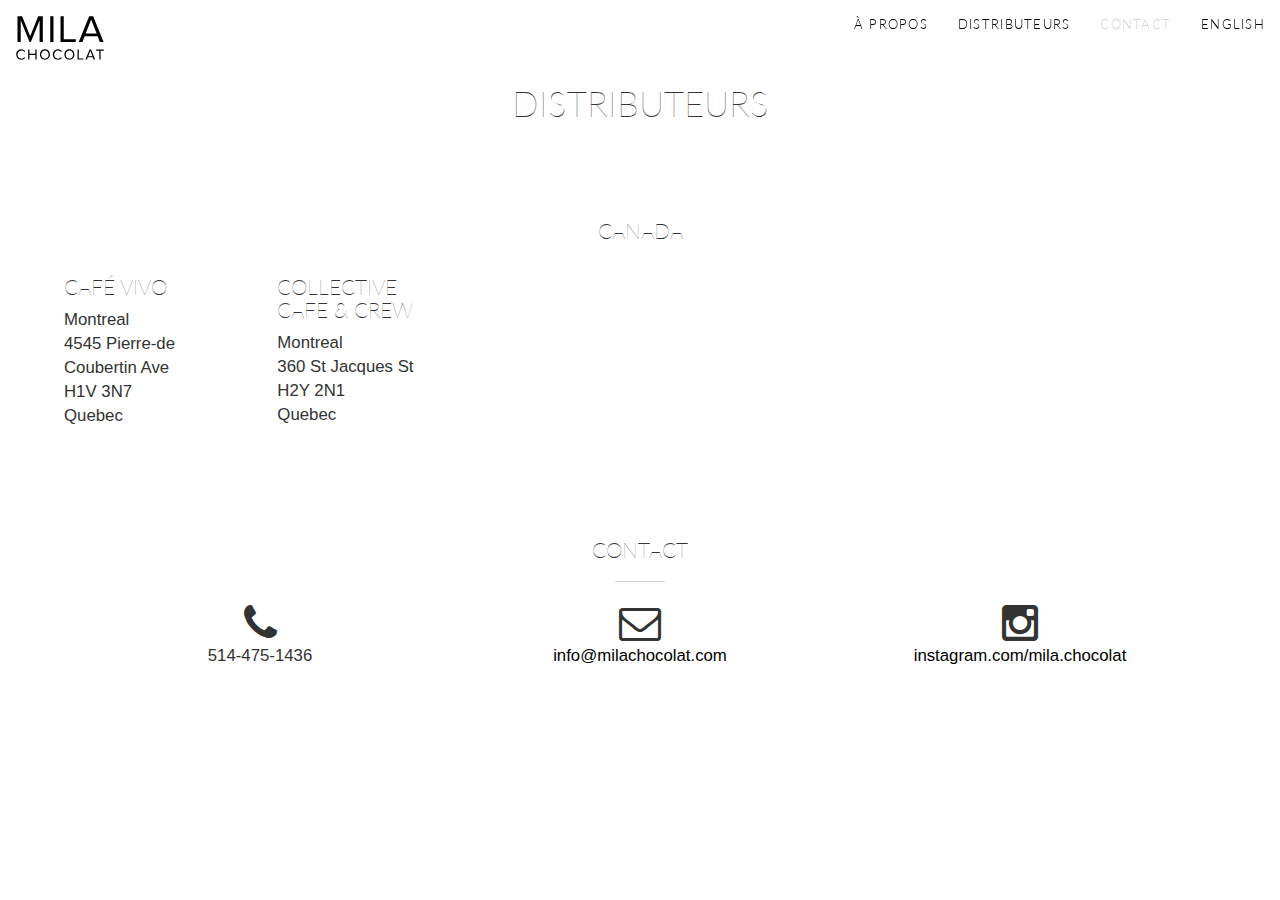
<file: stockists2.html>
<!DOCTYPE html>
<html lang="fr">

<head>

    <meta charset="utf-8">
    <meta http-equiv="X-UA-Compatible" content="IE=edge">
    <meta name="viewport" content="width=device-width, initial-scale=1">
<meta name="description" content="Mila Chocolat, Tablette de chocolat Canadienne fait à la main. Fait avec amour à Montréal.">
<meta rel="author" content="Mila Chocolat">
<meta name="publisher" content="Mila Chocolat">


<link rel="icon"
      type="image/png"
      href="myicon.png">


    <title>Distributeurs _ Mila Chocolat</title>

    <!-- Bootstrap Core CSS -->
    <link rel="stylesheet" href="css/bootstrap.min.css" type="text/css">

    <!-- Custom Fonts -->
    <link href='http://fonts.googleapis.com/css?family=Open+Sans:300italic,400italic,600italic,700italic,800italic,400,300,600,700,800' rel='stylesheet' type='text/css'>
    <link href='http://fonts.googleapis.com/css?family=Merriweather:400,300,300italic,400italic,700,700italic,900,900italic' rel='stylesheet' type='text/css'>
    <link rel="stylesheet" href="font-awesome/css/font-awesome.min.css" type="text/css">

    <link href='http://fonts.googleapis.com/css?family=Lato:300,400|PT+Sans' rel='stylesheet' type='text/css'>


    <!-- Plugin CSS -->
    <link rel="stylesheet" href="css/animate.min.css" type="text/css">

    <!-- Custom CSS -->
    <link rel="stylesheet" href="css/creative.css" type="text/css">

    <!-- HTML5 Shim and Respond.js IE8 support of HTML5 elements and media queries -->
    <!-- WARNING: Respond.js doesn't work if you view the page via file:// -->
    <!--[if lt IE 9]>
        <script src="https://oss.maxcdn.com/libs/html5shiv/3.7.0/html5shiv.js"></script>
        <script src="https://oss.maxcdn.com/libs/respond.js/1.4.2/respond.min.js"></script>
    <![endif]-->

</head>

<body id="page-top">

    <nav id="mainNav" class="navbar navbar-default navbar-fixed-top">
        <div class="container-fluid">
            <!-- Brand and toggle get grouped for better mobile display -->
            <div class="navbar-header">
                                <a class="navbar-brand page-scroll" href="index2.html"><img src="MILA.svg" id="Logo-Mila" alt="Mila Chocolat's Logo"></a>

                <button type="button" class="navbar-toggle collapsed" data-toggle="collapse" data-target="#bs-example-navbar-collapse-1">
                    <span class="sr-only">Toggle navigation</span>
                    <span class="icon-bar"></span>
                    <span class="icon-bar"></span>
                    <span class="icon-bar"></span>
                </button>
            </div>

            <!-- Collect the nav links, forms, and other content for toggling -->
            <div class="collapse navbar-collapse" id="bs-example-navbar-collapse-1">
                <ul class="nav navbar-nav navbar-right">
                    <li>
                        <a class="page-scroll" href="index2.html">À PROPOS</a>
                    </li>
                    <!--<li>
                        <a class="page-scroll" href="./shop.html">SHOP</a>
                    </li>-->
                    <li>
                        <a class="page-scroll" href="#">DISTRIBUTEURS</a>
                    </li>
                    <li>
                        <a class="page-scroll" href="#contact">Contact</a>
                    </li>
                                        <li>
                        <a class="page-scroll" href="./stockists.html">ENGLISH</a>
                    </li>
                </ul>
            </div>
            <!-- /.navbar-collapse -->
        </div>
        <!-- /.container-fluid -->
    </nav>



    <section class="no-padding" id="portfolio">
        <div class="container-fluid">
                        <div class="row no-gutter">

                            <h1 class="stock">DISTRIBUTEURS</h1>

                            <h2 class="stock">CANADA</h2>

                                </div>
            <div class="row no-gutter">
                <div class="col-lg-2 col-sm-6" id="first-col">
<h4>Café Vivo</h4>
<p>Montreal<br>
  4545 Pierre-de Coubertin Ave<br>
    H1V 3N7<br>
    Quebec<br>
</p>                </div>
                <div class="col-lg-2 col-sm-6" id="first-col">
<h4>Collective Cafe & Crew</h4>
<p>Montreal<br>
    360 St Jacques St<br>
     H2Y 2N1<br>
    Quebec<br>
</p>
                        </div>
                        <!--
                <div class="col-lg-2 col-sm-6" id="first-col">
<h4>Your store</h4>
<p>Halifax<br>
    6166 Quinpool<br>
    B3L1A3<br>
    Nova Scotia<br>
</p>
                </div>
                <div class="col-lg-2 col-sm-6" id="first-col">
<h4>Your store</h4><p>Halifax<br>
    6166 Quinpool<br>
    B3L1A3<br>
    Nova Scotia<br>
</p>
                </div>
                <div class="col-lg-2 col-sm-6" id="first-col">
<h4>Your store</h4><p>Halifax<br>
    6166 Quinpool<br>
    B3L1A3<br>
    Nova Scotia<br>
</p>
                </div>
                <div class="col-lg-2 col-sm-6" id="first-col">
<h4>Your store</h4><p>Halifax<br>
    6166 Quinpool<br>
    B3L1A3<br>
    Nova Scotia<br>
</p>
                </div>
              -->
            </div>

<!--

<div class="row no-gutter">


                            <h2 class="stock">Montreal</h2>

    </div>

  <div class="row no-gutter">
                <div class="col-lg-2 col-sm-6" id="first-col">
<h4>Your store</h4>
<p>Halifax<br>
    6166 Quinpool<br>
    B3L1A3<br>
    Nova Scotia<br>
</p>                </div>
                <div class="col-lg-2 col-sm-6" id="first-col">
<h4>Your store</h4><p>Halifax<br>
    6166 Quinpool<br>
    B3L1A3<br>
    Nova Scotia<br>
</p>
                        </div>
                <div class="col-lg-2 col-sm-6" id="first-col">
<h4>Your store</h4><p>Halifax<br>
    6166 Quinpool<br>
    B3L1A3<br>
    Nova Scotia<br>
</p>
                </div>
                <div class="col-lg-2 col-sm-6" id="first-col">
<h4>Your store</h4><p>Halifax<br>
    6166 Quinpool<br>
    B3L1A3<br>
    Nova Scotia<br>
</p>
                </div>
                <div class="col-lg-2 col-sm-6" id="first-col">
<h4>Your store</h4><p>Halifax<br>
    6166 Quinpool<br>
    B3L1A3<br>
    Nova Scotia<br>
</p>
                </div>
                <div class="col-lg-2 col-sm-6" id="first-col">
<h4>Your store</h4><p>Halifax<br>
    6166 Quinpool<br>
    B3L1A3<br>
    Nova Scotia<br>
</p>
                </div>
            </div>

-->


        </div>
    </section>


    <section id="contact">
        <div class="container">
            <div class="row">
                    <div class="col-lg-12 text-center">
                        <h2 class="section-heading">CONTACT</h2>
                        <hr class="primary">
                </div>

                </div>
                <div class="col-lg-4 text-center">
                    <i class="fa fa-phone fa-3x wow bounceIn"></i>
                    <p>514-475-1436</p>
                </div>
                <div class="col-lg-4 text-center">
                    <i class="fa fa-envelope-o fa-3x wow bounceIn" data-wow-delay=".1s"></i>
                    <p><a href="mailto:info@milachocolat.com">info@milachocolat.com</a></p>
                </div>
                                                <div class="col-lg-4 text-center">
                    <i class=" fa fa-instagram  fa-3x wow bounceIn" data-wow-delay=".1s"></i> <p><a href="http://www.instagram.com/mila.chocolat">instagram.com/mila.chocolat

</a> </p>


                </div>
            </div>
        </div>
    </section>

    <!-- jQuery -->
    <script src="js/jquery.js"></script>

    <!-- Bootstrap Core JavaScript -->
    <script src="js/bootstrap.min.js"></script>

    <!-- Plugin JavaScript -->
    <script src="js/jquery.easing.min.js"></script>
    <script src="js/jquery.fittext.js"></script>
    <script src="js/wow.min.js"></script>

    <!-- Custom Theme JavaScript -->
    <script src="js/creative.js"></script>

</body>

</html>
</file>
<file: css/creative.css>
/*!
 * Start Bootstrap - Creative Bootstrap Theme (http://startbootstrap.com)
 * Code licensed under the Apache License v2.0.
 * For details, see http://www.apache.org/licenses/LICENSE-2.0.
 */

html,
body {
    width: 100%;
    height: 100%;
}

body {
    font-family: Merriweather,'Helvetica Neue',Arial,sans-serif;
}

hr {
    max-width: 50px;
    border-color: #D3D3D3;
    border-width: 1px;
}

hr.light {
    border-color: #fff;
}

a {
    color: black;
    transition: all .35s;
}

a:hover,
a:focus {
    color: #D3D3D3;
}

h1,
h2,
h3,
h4,
h5,
h6 {
  font-family: 'Lato', sans-serif;
  text-transform: uppercase;
  font-size: 1.5em;
  font-weight: 100;
  text-align: center;
  padding-bottom: 0%;}

h4{
    text-align: left;
}
p {
   font-family: "Helvetica Neue-Light", "Helvetica Neue Light", "Helvetica Neue", Helvetica, Arial, "Lucida Grande", sans-serif; 
   font-weight: 200;
font-size: 1.2em;
}

.bg-primary {
    background-color: #f05f40;
}

.bg-dark {
    color: #fff;
    background-color: #222;
}

.text-faded {
    color: black;
}

section {
    padding: 100px 0;
}

aside {
    padding: 50px 0;
}

.no-padding {
    padding: 0;
}
.header-content-inner{    margin-top: -110px;
}




#Logo-Mila{
    width: 90px;
}
#first-col{
    padding-left: 5%;
}

.dropquote{
      font-style: normal;
    letter-spacing: 1px;
    text-transform: uppercase;
    margin-bottom: 0;
    color: black;
    border-left: #D3D3D3 3px solid;
    padding-left: 3%;
    margin-bottom: 4%;

}

.stock{
    padding-top: 5%;
    padding-bottom: 1%;

}

.coming{
        padding-top: 25%;
                padding-bottom: 25%;

}

.text-about{
    max-width: 600px;
    margin: auto;
}



.container-fluid>.navbar-collapse, .container-fluid>.navbar-header, .container>.navbar-collapse, .container>.navbar-header{
        padding-bottom: 18px;

}


.navbar-default {
    border-color: rgba(34,34,34,.05);
  font-family: 'Lato', sans-serif;
  text-transform: uppercase;
  font-size: 1.5em;
  font-weight: 100;
  text-align: center;
  padding-bottom: 0%;
    transition: all .35s;
}

.navbar-default .navbar-header .navbar-brand {
    text-transform: uppercase;
    font-family: 'Open Sans','Helvetica Neue',Arial,sans-serif;
    font-weight: 700;
    color: #f05f40;

}

.navbar-default .navbar-header .navbar-brand:hover,
.navbar-default .navbar-header .navbar-brand:focus {
    color: #D3D3D3;
}

.navbar-default .nav > li>a,
.navbar-default .nav>li>a:focus {
    font-family: 'Lato', sans-serif;
    text-transform: uppercase;
    font-size: .6em;
    font-weight: 300;
    color: black;
    letter-spacing: 0.1em;

}

.navbar-default .nav > li>a:hover,
.navbar-default .nav>li>a:focus:hover {
    color: #D3D3D3;
}

.navbar-default .nav > li.active>a,
.navbar-default .nav>li.active>a:focus {
    color: #D3D3D3!important;
    background-color: transparent;
}

.navbar-default .nav > li.active>a:hover,
.navbar-default .nav>li.active>a:focus:hover {
    background-color: transparent;
}

@media(min-width:768px) {
    .navbar-default {
        border-color: rgba(255,255,255,.3);
        background-color: transparent;
    }

.header-content-inner{
    margin-top: 0%;
}
    .navbar-default .navbar-header .navbar-brand {
        color: black;
    }

    .navbar-default .navbar-header .navbar-brand:hover,
    .navbar-default .navbar-header .navbar-brand:focus {
        color: #fff;
    }

    .navbar-default .nav > li>a,
    .navbar-default .nav>li>a:focus {
        color: black;
    }

    .navbar-default .nav > li>a:hover,
    .navbar-default .nav>li>a:focus:hover {
        color: #D3D3D3;
    }

    .navbar-default.affix {
        border-color: rgba(34,34,34,.05);
        background-color: #fff;
    }

    .navbar-default.affix .navbar-header .navbar-brand {
        font-size: 14px;
        color: #f05f40;
    }

    .navbar-default.affix .navbar-header .navbar-brand:hover,
    .navbar-default.affix .navbar-header .navbar-brand:focus {
        color: #D3D3D3;
    }

    .navbar-default.affix .nav > li>a,
    .navbar-default.affix .nav>li>a:focus {
        color: #222;
    }

    .navbar-default.affix .nav > li>a:hover,
    .navbar-default.affix .nav>li>a:focus:hover {
        color: #D3D3D3;
    }
}

header {
    position: relative;
    width: 100%;
    min-height: auto;
    text-align: center;
    color: black;
    background-image: url(../header.jpg);
    background-position: center;
    background-size: cover;
    -o-background-size: cover;
}

header .header-content {
    position: relative;
    width: 100%;
    padding: 200px 15px;
    text-align: center;
}

header .header-content .header-content-inner h1 {
    margin-top: 0;
    margin-bottom: 0;
    text-transform: uppercase;
    font-weight: 300;
}

header .header-content .header-content-inner hr {
    margin: 30px auto;
}

header .header-content .header-content-inner p {
    margin-bottom: 50px;
    font-size: 16px;
    font-weight: 300;
    color: black;
}

@media(min-width:768px) {
    header {
        min-height: 100%;
    }

    header .header-content {
        position: absolute;
        top: 20%;
        padding: 0 50px;
        -webkit-transform: translateY(-50%);
        transform: translateY(-50%);
    }

    header .header-content .header-content-inner {
        margin-right: auto;
        margin-left: auto;
        max-width: 1000px;
    }

    header .header-content .header-content-inner p {
        margin-right: auto;
        margin-left: auto;
        max-width: 80%;
        font-size: 18px;
    }
}

.section-heading {
    margin-top: 0;
}

.service-box {
    margin: 50px auto 0;
    max-width: 400px;
}

@media(min-width:992px) {
    .service-box {
        margin: 20px auto 0;
    }
}

.service-box p {
    margin-bottom: 0;
}

.portfolio-box {
    display: block;
    position: relative;
    margin: 0 auto;
    max-width: 650px;
}

.portfolio-box .portfolio-box-caption {
    display: block;
    position: absolute;
    bottom: 0;
    width: 100%;
    height: 100%;
    text-align: center;
    color: #fff;
    opacity: 0;
    background: rgba(240,95,64,.9);
    transition: all .35s;
}

.portfolio-box .portfolio-box-caption .portfolio-box-caption-content {
    position: absolute;
    top: 50%;
    width: 100%;
    text-align: center;
    -webkit-transform: translateY(-50%);
            transform: translateY(-50%);
}

.portfolio-box .portfolio-box-caption .portfolio-box-caption-content .project-category,
.portfolio-box .portfolio-box-caption .portfolio-box-caption-content .project-name {
    padding: 0 15px;
    font-family: 'Open Sans','Helvetica Neue',Arial,sans-serif;
}

.portfolio-box .portfolio-box-caption .portfolio-box-caption-content .project-category {
    text-transform: uppercase;
    font-size: 14px;
    font-weight: 600;
}

.portfolio-box .portfolio-box-caption .portfolio-box-caption-content .project-name {
    font-size: 18px;
}

.portfolio-box:hover .portfolio-box-caption {
    opacity: 1;
}

@media(min-width:768px) {
    .portfolio-box .portfolio-box-caption .portfolio-box-caption-content .project-category {
        font-size: 16px;
    }

    .portfolio-box .portfolio-box-caption .portfolio-box-caption-content .project-name {
        font-size: 22px;
    }
}

.call-to-action h2 {
    margin: 0 auto 20px;
}

.text-primary {
    color: #f05f40;
}

.no-gutter > [class*=col-] {
    padding-right: 0;
    padding-left: 0;
}

.btn-default {
    border-color: #fff;
    color: #222;
    background-color: #fff;
    transition: all .35s;
}

.btn-default:hover,
.btn-default:focus,
.btn-default.focus,
.btn-default:active,
.btn-default.active,
.open > .dropdown-toggle.btn-default {
    border-color: #ededed;
    color: #222;
    background-color: #f2f2f2;
}

.btn-default:active,
.btn-default.active,
.open > .dropdown-toggle.btn-default {
    background-image: none;
}

.btn-default.disabled,
.btn-default[disabled],
fieldset[disabled] .btn-default,
.btn-default.disabled:hover,
.btn-default[disabled]:hover,
fieldset[disabled] .btn-default:hover,
.btn-default.disabled:focus,
.btn-default[disabled]:focus,
fieldset[disabled] .btn-default:focus,
.btn-default.disabled.focus,
.btn-default[disabled].focus,
fieldset[disabled] .btn-default.focus,
.btn-default.disabled:active,
.btn-default[disabled]:active,
fieldset[disabled] .btn-default:active,
.btn-default.disabled.active,
.btn-default[disabled].active,
fieldset[disabled] .btn-default.active {
    border-color: #fff;
    background-color: #fff;
}

.btn-default .badge {
    color: #fff;
    background-color: #222;
}

.btn-primary {
    border-color: #f05f40;
    color: #fff;
    background-color: #f05f40;
    transition: all .35s;
}

.btn-primary:hover,
.btn-primary:focus,
.btn-primary.focus,
.btn-primary:active,
.btn-primary.active,
.open > .dropdown-toggle.btn-primary {
    border-color: #ed431f;
    color: #fff;
    background-color: #ee4b28;
}

.btn-primary:active,
.btn-primary.active,
.open > .dropdown-toggle.btn-primary {
    background-image: none;
}

.btn-primary.disabled,
.btn-primary[disabled],
fieldset[disabled] .btn-primary,
.btn-primary.disabled:hover,
.btn-primary[disabled]:hover,
fieldset[disabled] .btn-primary:hover,
.btn-primary.disabled:focus,
.btn-primary[disabled]:focus,
fieldset[disabled] .btn-primary:focus,
.btn-primary.disabled.focus,
.btn-primary[disabled].focus,
fieldset[disabled] .btn-primary.focus,
.btn-primary.disabled:active,
.btn-primary[disabled]:active,
fieldset[disabled] .btn-primary:active,
.btn-primary.disabled.active,
.btn-primary[disabled].active,
fieldset[disabled] .btn-primary.active {
    border-color: #f05f40;
    background-color: #f05f40;
}

.btn-primary .badge {
    color: #f05f40;
    background-color: #fff;
}

.btn {
    border: 0;
    border-radius: 300px;
    text-transform: uppercase;
    font-family: 'Open Sans','Helvetica Neue',Arial,sans-serif;
    font-weight: 700;
}

.btn-xl {
    padding: 15px 30px;
}

::-moz-selection {
    text-shadow: none;
    color: #fff;
    background: #222;
}

::selection {
    text-shadow: none;
    color: #fff;
    background: #222;
}

img::-moz-selection {
    color: #fff;
    background: 0 0;
}

img::selection {
    color: #fff;
    background: 0 0;
}

img::-moz-selection {
    color: #fff;
    background: 0 0;
}

body {
    webkit-tap-highlight-color: #222;
}
</file>
